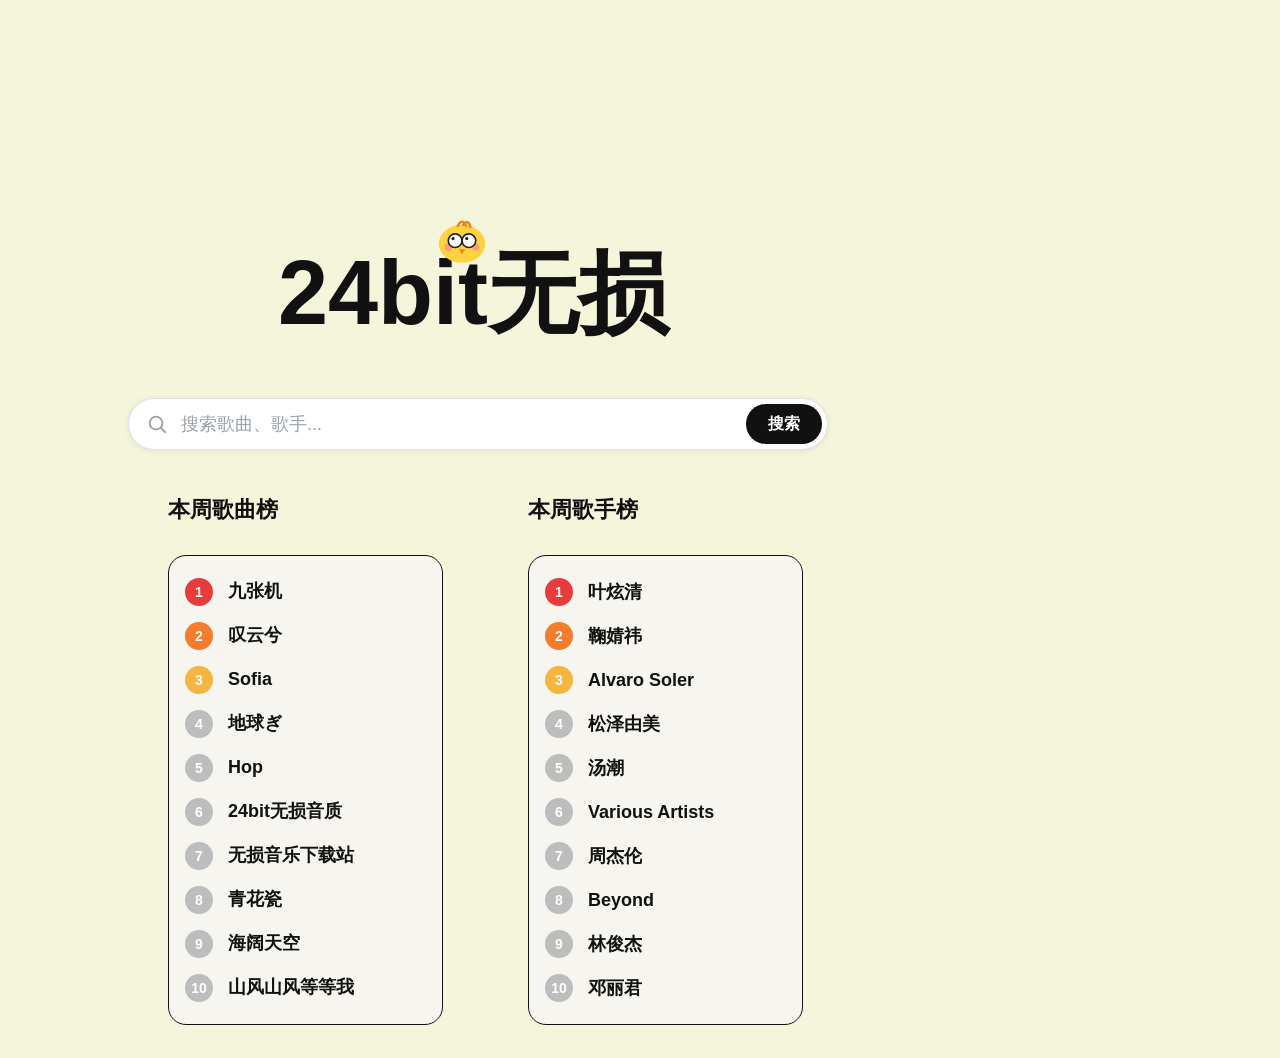
<file: index.html>
<!DOCTYPE html>
<html lang="zh-CN">
<head>
  <meta charset="UTF-8">
  <meta http-equiv="X-UA-Compatible" content="IE=Edge">
  <meta name="viewport" content="width=device-width, initial-scale=1">

  <title>24bit无损音乐网-无损音乐下载</title>
  <link rel="stylesheet" href="style.css">
  <link rel="stylesheet" href="style1.css">
  <link rel="stylesheet" href="SongsterChart.css"></link>
</head>
<body>
  <!-- logo：鸡锚定在 "t" 上方，一起组成相对定位的参考系 -->
  <a href="index.html" class="logo-link">
    <span class="logo">
      24bi<span class="logo-t">t</span>无损
      <!-- 鸡：绝对定位在 logo 内部，钉在 "t" 的正上方 -->
      <span class="chicken-anchor">
        <span class="chicken-wrap">
          <svg class="chicken" viewBox="0 0 120 110" width="64" height="58" aria-hidden="true">
            <!-- 头/身体 -->
            <ellipse cx="60" cy="68" rx="44" ry="36" fill="#FFD23F"/>
            <!-- 头顶毛 -->
            <path d="M52 34 Q60 18 68 34" stroke="#E88A1A" stroke-width="5" stroke-linecap="round" fill="none"/>
            <path d="M62 32 Q72 20 76 36" stroke="#E88A1A" stroke-width="5" stroke-linecap="round" fill="none"/>
            <!-- 腮红 -->
            <circle cx="34" cy="74" r="7" fill="#FF8A8A" opacity="0.75"/>
            <circle cx="86" cy="74" r="7" fill="#FF8A8A" opacity="0.75"/>
            <!-- 眼镜组：一起晃动 -->
            <g class="glasses">
              <!-- 镜框 -->
              <circle cx="47" cy="62" r="13" fill="#fff" stroke="#222" stroke-width="3"/>
              <circle cx="73" cy="62" r="13" fill="#fff" stroke="#222" stroke-width="3"/>
              <!-- 中间鼻梁 -->
              <line x1="60" y1="62" x2="60" y2="62" stroke="#222" stroke-width="3"/>
              <!-- 镜片反光 -->
              <circle cx="43" cy="58" r="3" fill="#222"/>
              <circle cx="69" cy="58" r="3" fill="#222"/>
            </g>
            <!-- 嘴 -->
            <path d="M54 78 L66 78 L60 88 Z" fill="#F08A1A"/>
          </svg>
        </span>
      </span>
    </span>
  </a>

  <!-- 搜索框 -->
  <form class="search-box" id="searchForm">
    <svg class="search-icon" viewBox="0 0 24 24" fill="none" stroke="currentColor"
         stroke-width="2" stroke-linecap="round" stroke-linejoin="round">
      <circle cx="11" cy="11" r="7"></circle>
      <line x1="21" y1="21" x2="16.65" y2="16.65"></line>
    </svg>
    <input id="searchInput" type="text" name="q" placeholder="搜索歌曲、歌手..." autocomplete="off" />
    <button type="submit" class="search-btn">搜索</button>
  </form>

  <!-- 搜索结果：独立容器，渲染在搜索框下方，绝不上挤 logo/鸡 -->
  <div id="searchResult" class="search-result"></div>

  <!-- ===== 本周歌曲榜（手写原样，保持不变） ===== -->
  <section class="chart-box">
    <h2 class="chart-title">本周歌曲榜</h2>
    <div class="chart-card">
      <ol class="chart-list">
        <li><a href="play.html?id=1"><span class="rank r1">1</span><span class="song">九张机</span></a></li>
        <li><a href="play.html?id=2"><span class="rank r2">2</span><span class="song">叹云兮</span></a></li>
        <li><a href="play.html?id=3"><span class="rank r3">3</span><span class="song">Sofia</span></a></li>
        <li><a href="play.html?id=4"><span class="rank r4">4</span><span class="song">地球ぎ</span></a></li>
        <li><a href="play.html?id=5"><span class="rank r4">5</span><span class="song">Hop</span></a></li>
        <li><a href="play.html?id=6"><span class="rank r4">6</span><span class="song">24bit无损音质</span></a></li>
        <li><a href="play.html?id=7"><span class="rank r4">7</span><span class="song">无损音乐下载站</span></a></li>
        <li><a href="play.html?id=8"><span class="rank r4">8</span><span class="song">青花瓷</span></a></li>
        <li><a href="play.html?id=9"><span class="rank r4">9</span><span class="song">海阔天空</span></a></li>
        <li><a href="play.html?id=10"><span class="rank r4">10</span><span class="song">山风山风等等我</span></a></li>
      </ol>
    </div>
  </section>

  <!-- ===== 本周歌手榜（手写原样，歌手名已修正） ===== -->
  <section class="singer-box">
    <h2 class="singer-title">本周歌手榜</h2>
    <div class="singer-card">
      <ol class="singer-list">
        <li><a href="#"><span class="rank r1">1</span><span class="song">叶炫清</span></a></li>
        <li><a href="#"><span class="rank r2">2</span><span class="song">鞠婧祎</span></a></li>
        <li><a href="#"><span class="rank r3">3</span><span class="song">Alvaro Soler</span></a></li>
        <li><a href="#"><span class="rank r4">4</span><span class="song">松泽由美</span></a></li>
        <li><a href="#"><span class="rank r4">5</span><span class="song">汤潮</span></a></li>
        <li><a href="#"><span class="rank r4">6</span><span class="song">Various Artists</span></a></li>
        <li><a href="#"><span class="rank r4">7</span><span class="song">周杰伦</span></a></li>
        <li><a href="#"><span class="rank r4">8</span><span class="song">Beyond</span></a></li>
        <li><a href="#"><span class="rank r4">9</span><span class="song">林俊杰</span></a></li>
        <li><a href="#"><span class="rank r4">10</span><span class="song">邓丽君</span></a></li>
      </ol>
    </div>
  </section>

  <script src="main.js"></script>
</body>
</html>
</file>
<file: style.css>
/*==== logo相关设置 ====*/
.logo-link {
  text-decoration: none;
  color: inherit;
  outline: none;
  -webkit-tap-highlight-color: transparent;
  display: inline-block;
}

.logo-link:hover,
.logo-link:focus,
.logo-link:active {
  text-decoration: none;
  outline: none;
}

.logo {
  position: relative;          /* 作为鸡的绝对定位参考 */
  font-family: "Helvetica Neue", Arial, "PingFang SC", "Microsoft YaHei", sans-serif;
  font-weight: 900;
  font-size: 90px;
  line-height: 1;
  color: #111;
  white-space: nowrap;
  display: inline-flex;
  align-items: baseline;
}

.logo-link {
  margin-left: 270px;  /* 向右 */
  margin-top: 240px;
  display: inline-block;
}

/*==== 搜索框相关CSS ====*/
.search-box {
  position: relative;
  width: 700px; /*420px*/
  margin-left: 120px; /*240*/
  
  margin-top: 60px;          /* ← 离 logo 的距离，调这个数字 */
}

.search-box input {
  width: 100%;
  height: 52px;
  padding: 0 90px 0 52px;     /* 右侧留按钮空间 */
  font-size: 18px;
  color: #333;
  background: #fff;
  border: 1px solid #dfe1e5;
  border-radius: 999px;
  outline: none;
  box-shadow: 0 1px 6px rgba(0,0,0,0.08);
  transition: box-shadow 0.2s, border-color 0.2s;
  box-sizing: border-box;
}

.search-box input::placeholder {
  color: #9aa0a6;
}

.search-box input:hover {
  box-shadow: 0 2px 10px rgba(0,0,0,0.12);
}

.search-box input:focus {
  box-shadow: 0 2px 12px rgba(0,0,0,0.16);
}

.search-icon {
  position: absolute;
  left: 18px;
  top: 50%;
  transform: translateY(-50%);
  width: 22px;
  height: 22px;
  color: #9aa0a6;
  pointer-events: none;
}

.search-box:focus-within .search-icon {
  color: #5f6368;
}

/*==== 搜索按钮（按钮搜索）====*/
.search-btn {
  position: absolute;
  right: 6px;
  top: 50%;
  transform: translateY(-50%);
  height: 40px;
  padding: 0 22px;
  font-size: 16px;
  font-weight: 700;
  color: #fff;
  background: #111;
  border: none;
  border-radius: 999px;
  cursor: pointer;
  outline: none;
}

.search-btn:hover { background: #333; }
.search-btn:active { transform: translateY(-50%) scale(0.97); }

mark {
  background-color: transparent;
  color: inherit;
}
</file>
<file: style1.css>
/*==== 鸡：钉在 logo "t" 上方，搜索时绝不移动 ====*/
/*
  定位思路（核心）：
  1. .logo 是 position:relative（参考系）
  2. .chicken-anchor 用 position:fixed 相对【视口】定位，
     坐标是你原来定好的那个红框位置：left:260px(logo左边距) + "24bi"宽度后到"t"上方
  3. 鸡完全脱离文档流 —— 搜索结果在下方怎么渲染，都不影响它
*/
.chicken-anchor {
  position: fixed;
  /* 水平：logo 左边距 260px + "24bi" 这4个字符的宽度
     "24bi" ≈ 4 * (96px * 0.55) ≈ 212px，再加一点让鸡中心对齐 "t" */
  left: 430px;
  /* 垂直：logo 顶部 240px 再往上挪鸡的高度 */
  top:  190px;
  width: 64px;
  height: 58px;
  z-index: 1000;
  pointer-events: none;   /* 不挡点击 */
}

.chicken-wrap {
  display: inline-block;
  /* 整个鸡轻微摇晃（保留你的动感） */
  animation: chickenShake 0.55s ease-in-out infinite alternate;
}

.chicken { display: block; }

/* 眼镜左右晃/轻微摇头感 */
.glasses {
  transform-origin: 60px 62px;
  animation: glassesShake 0.45s ease-in-out infinite alternate;
}

@keyframes glassesShake {
  0%   { transform: translateX(-4px) rotate(-3deg); }
  100% { transform: translateX(4px) rotate(3deg); }
}

@keyframes chickenShake {
  0%   { transform: translateX(-3px) rotate(-2deg); }
  100% { transform: translateX(3px) rotate(2deg); }
}

/*==== 搜索结果：独立定位在搜索框下方，绝不上挤 logo/鸡 ====*/
.search-result {
  display: none;
  position: absolute;
  left: 260px;
  top: calc(240px + 96px + 60px + 52px + 16px);  /* logo顶 + logo高 + 间距 + 搜索框高 + 留白 */
  width: 420px;
  z-index: 100;
  opacity: 0;
  transition: opacity 0.2s ease;
}

.search-result.active { 
  display: block; 
opacity: 1;
}

/*==== 结果卡片 ====*/
.result-card {
  display: flex;
  align-items: center;
  gap: 12px;
  padding: 10px 12px;
  background: #fff;
  border-radius: 12px;
  box-shadow: 0 4px 16px rgba(0,0,0,.08);
  margin-bottom: 6px;
  transition: background 0.15s;
  animation: cardIn 0.25s ease both;
}

.result-card:hover {
  background: #f6fffa;
}

/* 封面 */
.result-cover {
  width: 48px;
  height: 48px;
  border-radius: 8px;
  object-fit: cover;
  flex-shrink: 0;
  background: #eee;
}

/* 中间信息区 */
.result-main {
  flex: 1;
  min-width: 0;
}

/* 标题行：歌名可截断 */
.result-title {
  font-size: 15px;
  font-weight: 600;
  color: #111;
  display: flex;
  align-items: center;
  white-space: nowrap;
  overflow: hidden;
}

.result-title-text {
  overflow: hidden;
  text-overflow: ellipsis;
  white-space: nowrap;
}

/* 歌手行 */
.result-sub {
  margin-top: 3px;
  font-size: 13px;
  color: #666;
  display: flex;
  align-items: center;
  gap: 8px;
  white-space: nowrap;
  overflow: hidden;
}

/* 描述行 */
.result-desc {
  margin-top: 2px;
  font-size: 12px;
  color: #1a7f4d;
  white-space: nowrap;
  overflow: hidden;
  text-overflow: ellipsis;
}

/* 音质标签（蝰蛇母带 / Hi-Res）—— 不需要就整段删掉 */
.result-badge {
  flex-shrink: 0;
  border-radius: 4px;
  padding: 1px 5px;
  font-size: 11px;
  font-weight: 600;
  color: #1a7f4d;
  background: #e6f9f0;
  border: 1px solid #7dd4b0;
}

/* 右侧操作区 */
.result-actions {
  display: flex;
  align-items: center;
  gap: 10px;
  flex-shrink: 0;
}

/* 操作按钮（按钮化，带 hover 绿色反馈） */
.result-actions .icon-btn {
  width: 28px;
  height: 28px;
  display: flex;
  align-items: center;
  justify-content: center;
  border: none;
  background: none;
  color: #999;
  cursor: pointer;
  border-radius: 50%;
  transition: color 0.15s, background 0.15s;
  padding: 0;
}

.result-actions .icon-btn svg {
  width: 18px;
  height: 18px;
}

.result-actions .icon-btn:hover {
  color: #1a7f4d;
  background: #e6f9f0;
}

/* 空结果 */
.result-empty {
  text-align: center;
  color: #888;
  font-size: 14px;
  padding: 18px;
  background: #fff;
  border-radius: 14px;
  box-shadow: 0 8px 24px rgba(0,0,0,.08);
}

/*==========================================
  播放器样式（整合自 music.css）
==========================================*/
body {
  /* 播放器居中布局：覆盖原搜索页的默认背景 */
  min-height: 100vh;
  background: beige;
  font-family: -apple-system, BlinkMacSystemFont, "PingFang SC",
    "Microsoft YaHei", "Helvetica Neue", Arial, sans-serif;
}

/* 让搜索区与播放器在页面中合理排布 */
.search-box,
.search-result {
  /* 保持原有左侧定位，不受播放器影响 */
}

/* 播放器主体 */
.player {
  width: 375px;
  height: 620px;
  margin: 40px auto;
  border-radius: 18px;
  background: linear-gradient(160deg, #9b9d93, #7e8078);
  padding: 18px 20px 22px;
  box-shadow:
    inset 0 1px 1px rgba(255, 255, 255, 0.25),
    0 12px 28px rgba(0, 0, 0, 0.28);
  color: #fff;
  user-select: none;
  position: relative;
  overflow: hidden;
}

.top-tags {
  display: flex;
  align-items: stretch;
  gap: 8px;
  height: 44px;
}

.tag-master {
  background: linear-gradient(180deg, #38a7f0, #1794e8);
  border-radius: 5px;
  padding: 5px 10px;
  font-weight: 700;
  font-size: 17px;
  line-height: 1.15;
  box-shadow: inset 0 1px 0 rgba(255, 255, 255, 0.35);
  color: #fff; 
}

.tag-master .sub {
  display: block;
  font-size: 16px;
  font-weight: 700;
  margin-top: 2px;
}

.sub{
  margin-left: 5px;
}

.tag-flac {
  background: #111;
  color: #fff;
  border-radius: 5px;
  font-weight: 800;
  font-size: 18px;
  padding: 0 12px;
  display: flex;
  align-items: center;
  justify-content: center;
  box-shadow: inset 0 1px 0 rgba(255, 255, 255, 0.45);
}

.tag-size {
  background: #111;
  border-radius: 5px;
  font-weight: 700;
  font-size: 18px;
  padding: 0 13px;
  display: flex;
  align-items: center;
  justify-content: center;
  letter-spacing: 0.3px;
}

.tag-gfv {
background: #111;
  border-radius: 5px;
  font-weight: 700;
  font-size: 18px;
  padding: 0 13px;
  display: flex;
  align-items: center;
  justify-content: center;
  letter-spacing: 0.3px;  
}

.cover-wrap {
  position: relative;
  display: flex;
  justify-content: center;
  align-items: center;
  margin-top: 22px;
}

/* 外黑圈：不转 */
.cover-frame {
  width: 148px;
  height: 148px;
  border-radius: 50%;
  border: 14px solid #111;
  overflow: hidden;
  background: #000;
  box-shadow:
    0 6px 18px rgba(0, 0, 0, 0.25),
    inset 0 0 8px rgba(0, 0, 0, 0.25);
  position: relative;
  flex: 0 0 auto;
}

/* 里面图片：旋转 */
.cover-img {
  width: 100%;
  height: 100%;
  object-fit: cover;
  display: block;
  border-radius: 50%;
}

/* 播放时旋转，暂停时停住 */
.player.playing .cover-img {
  animation: rotateInner 8s linear infinite;
}

.player:not(.playing) .cover-img {
  animation-play-state: paused;
}

@keyframes rotateInner {
  from { transform: rotate(0deg); }
  to   { transform: rotate(360deg); }
}

.play-btn {
  position: absolute;
  left: 50%;
  top: 50%;
  transform: translate(-50%, -50%);
  width: 48px;
  height: 48px;
  border-radius: 50%;
  background: rgba(0, 0, 0, 0.35);
  display: flex;
  justify-content: center;
  align-items: center;
  cursor: pointer;
  z-index: 5;
}

.play-btn svg {
  width: 44px;
  height: 44px;
  filter: drop-shadow(0 2px 6px rgba(0, 0, 0, 0.25));
}

.song-area {
  margin-top: 24px;
  text-align: center;
  color: rgba(255, 255, 255, 0.96);
  backdrop-filter: blur(10px);
  border-radius: 14px;
  padding: 16px;
}

.producer {
  font-size: 19px;
  font-weight: 600;
  letter-spacing: 1px;
  color: rgba(245, 245, 245, 0.92);
  text-shadow:
    0 0 6px rgba(255, 255, 255, 0.35),
    0 1px 2px rgba(0, 0, 0, 0.18);
}

.song-row {
  display: flex;
  justify-content: space-between;
  align-items: center;
  margin-top: 14px;
  padding: 0 2px;
}

.song-title {
  font-size: 20px;
  font-weight: 600;
  text-shadow: 0 0 5px rgba(255, 255, 255, 0.22);
}

.time {
  font-size: 15px;
  opacity: 0.95;
  font-variant-numeric: tabular-nums;
}

.progress {
  margin-top: 10px;
  height: 3px;
  background: rgba(255, 255, 255, 0.55);
  border-radius: 3px;
  position: relative;
  cursor: pointer;
}

.progress-fill {
  width: 0%;
  height: 100%;
  background: linear-gradient(90deg, #ffffff, #c9d6cf);
  border-radius: 3px;
  position: relative;
  box-shadow: 0 0 6px rgba(255, 255, 255, 0.45);
}

.progress-dot {
  width: 11px;
  height: 11px;
  border-radius: 50%;
  background: #fff;
  position: absolute;
  right: -5px;
  top: 50%;
  transform: translateY(-50%);
  box-shadow: 0 0 6px rgba(255, 255, 255, 0.8);
}

.artist {
  margin-top: 12px;
  font-size: 18px;
  color: rgba(255, 255, 255, 0.95);
  text-shadow: 0 0 6px rgba(255, 255, 255, 0.3);
}

/* ===== 歌词区域 ===== */
.lyrics-wrap {
  position: relative;
  margin-top: -10px;
  height: 250px;
  overflow: hidden;
  background: #8E999D;
}

.lyrics {
  position: absolute;
  top: 50%;
  left: 0;
  right: 0;
  transform: translateY(-50%);
  transition: transform 0.4s ease;
}

.lyrics-mask {
  position: absolute;
  left: 0;
  right: 0;
  height: 50px;
  z-index: 2;
  pointer-events: none;
}

.lyrics-mask-top {
  top: 0;
  background: linear-gradient(to bottom, rgba(126,128,120,1), transparent);
}

.lyrics-mask-bottom {
  bottom: 0;
  background: linear-gradient(to top, rgba(126,128,120,1), transparent);
}

.lyric-line {
  text-align: center;
  font-size: 20px;
  line-height: 32px;
  color: #0E1412;
  transition: all 0.3s ease;
  cursor: default;
}

.lyric-line.active {
  font-size: 20px;
  font-weight: 600;
  color: #66C7F8;
  text-shadow: 0 0 8px rgba(255, 255, 255, 0.4);
}

/*分割线*/

.chart-box {
 max-width: 170px;
 margin-left: 240px;
 margin-top: 60px;
 padding: 25px;
}

.chart-title {
  font-size: 22px;
  font-weight: 800;
  margin: 0 0 8px;
  color: #111;
  margin-left: -105px;
  margin-top: -40px;
}

.chart-card {
  background: #f7f5ef;
  border: 1.5px solid #111;
  border-radius: 18px;
  padding: 14px 16px;
  margin-left: -105px;
  margin-top: 30px;
  
}

.chart-list {
  list-style: none;
  margin: 0;
  padding: 0;
}

.chart-list li {
  display: flex;
  align-items: center;
  gap: 12px;
  padding: 8px 0;
  font-size: 18px;
  font-weight: 700;
  color: #111;
  
}

.rank {
  width: 28px;
  height: 28px;
  border-radius: 50%;
  display: inline-flex;
  align-items: center;
  justify-content: center;
  color: #fff;
  font-size: 14px;
  font-weight: 800;
  flex-shrink: 0;
}



.r1 { background: #e83b3b; }
.r2 { background: #f57c2d; }
.r3 { background: #f5b53f; }
.r4 { background: #bdbdbd; color: #fff; }

.song {
  white-space: nowrap;
  overflow: hidden;
  text-overflow: ellipsis;
}

.chart-list a {
  text-decoration: none;
  color: inherit;
}

.chart-list .rank {
  margin-right: 15px;   /* 圆点和文字间距 */
}

.chart-list .song {
  margin-left: 0;
}

/*==== 返回按钮 ====*/
.back-btn {
  position: fixed;
  top: 20px;
  left: 24px;
  display: inline-flex;
  align-items: center;
  gap: 6px;
  padding: 8px 16px 8px 12px;
  background: rgba(255,255,255,0.15);
  backdrop-filter: blur(12px);
  -webkit-backdrop-filter: blur(12px);
  border: 1px solid rgba(255,255,255,0.25);
  border-radius: 999px;
  color: #111;
  font-size: 14px;
  font-weight: 600;
  text-decoration: none;
  cursor: pointer;
  z-index: 999;
  transition: all 0.25s ease;
  box-shadow: 0 2px 8px rgba(0,0,0,0.08);
}

.back-btn:hover {
  background: rgba(255,255,255,0.35);
  transform: translateX(-3px);
  box-shadow: 0 4px 16px rgba(0,0,0,0.14);
}

.back-btn:active {
  transform: translateX(-3px) scale(0.96);
}

.back-icon {
  width: 18px;
  height: 18px;
}

/*==== 上下首切换按钮 ====*/
.nav-btn {
  position: absolute;
  width: 40px;
  height: 40px;
  border-radius: 50%;
  background: rgba(0,0,0,0.001);
  display: flex;
  justify-content: center;
  align-items: center;
  cursor: pointer;
  z-index: 3;
  transition: all 0.2s ease;
}

.nav-btn:hover {
  transform: translateY(-50%) scale(1.15);
}

.nav-btn:active {
  transform: translateY(-50%) scale(0.92);
}

.nav-btn svg {
  width: 28px;
  height: 28px;
  filter: drop-shadow(0 2px 4px rgba(0,0,0,0.3));
}

#prevBtn {
  left: 60px;
  top: 50%;
  transform: translateY(-50%);
}

#prevBtn:hover {
  transform: translateY(-50%) scale(1.15);
}

#nextBtn {
  right: 60px;
  top: 50%;
  transform: translateY(-50%);
}

#nextBtn:hover {
  transform: translateY(-50%) scale(1.15);
}

/*==== 快捷键提示 ====*/
.shortcut-hint {
  position: absolute;
  bottom: 14px;
  right: 18px;
  padding: 6px 14px;
  background: rgba(0,0,0,0.45);
  backdrop-filter: blur(8px);
  -webkit-backdrop-filter: blur(8px);
  border-radius: 999px;
  font-size: 12px;
  color: rgba(255,255,255,0.7);
  pointer-events: none;
  opacity: 0;
  transform: translateY(4px);
  transition: all 0.3s ease;
  z-index: 10;
}

.shortcut-hint.show {
  opacity: 1;
  transform: translateY(0);
}

.shortcut-hint.flash {
  background: rgba(102, 199, 248, 0.55);
  color: #fff;
}

@keyframes cardIn {
  from {
    opacity: 0;
    transform: translateY(-6px);
  }
  to {
    opacity: 1;
    transform: translateY(0);
  }
}

/*下载按钮*/
.download-btn {
  display: inline-flex;
  align-items: center;
  gap: 4px;
  padding: 4px 12px;
  border: 1.5px solid rgba(255,255,255,0.4);
  border-radius: 999px;
  color: rgba(255,255,255,0.8);
  font-size: 12px;
  text-decoration: none;
  cursor: pointer;
  transition: all 0.2s ease;
  margin-bottom: 10px;
}

.download-btn:hover {
  border-color: #66C7F8;
  color: #66C7F8;
  background: rgba(102, 199, 248, 0.1);
}

.download-btn:active {
  transform: scale(0.95);
}

/*==== 搜索结果标签颜色变体（歌名旁边的 原唱/HQ/Hi-Res） ====*/
.result-badge {
  flex-shrink: 0;
  border-radius: 4px;
  padding: 1px 5px;
  font-size: 11px;
  font-weight: 600;
  margin-left: 6px;
}

/* 原唱：绿底 */
.result-badge.badge-origin {
  color: #1a7f4d;
  background: #e6f9f0;
  border: 1px solid #7dd4b0;
}

/* HQ：红框白底 */
.result-badge.badge-hq {
  color: #BBA612;
  background: #fff;
  border: 1px solid #BBA612;
}

/* Hi-Res / 24bit：蓝紫底 */
.result-badge.badge-other {
  color: #5b3cc4;
  background: #e8e0ff;
  border: 1px solid #b39ddb;
}

/*==== 歌手榜（与歌曲榜同款样式，手写榜单） ====*/
.singer-box {
  max-width: 170px;
  margin-left: 420px;
  margin-top: -382px;
  padding: 25px;
}

.singer-title {
  font-size: 22px;
  font-weight: 800;
  margin: 0 0 8px;
  color: #111;
  margin-left: -105px;
  margin-top: -40px;
}

.singer-card {
  background: #f7f5ef;
  border: 1.5px solid #111;
  border-radius: 18px;
  padding: 14px 16px;
  margin-left: -105px;
  margin-top: 30px;
}

.singer-list {
  list-style: none;
  margin: 0;
  padding: 0;
}

.singer-list li {
  display: flex;
  align-items: center;
  gap: 12px;
  padding: 8px 0;
  font-size: 18px;
  font-weight: 700;
  color: #111;
}

.singer-list a {
  text-decoration: none;
  color: inherit;
  display: flex;
  align-items: center;
}

.singer-list .rank {
  margin-right: 15px;
}
</file>
<file: SongsterChart.css>
.singer-box {
 max-width: 170px;
 margin-left: 600px;
 margin-top: -520px;
 padding: 25px;
}

.singer-title {
  font-size: 22px;
  font-weight: 800;
  margin: 0 0 8px;
  color: #111;
  margin-left: -105px;
  margin-top: -60px;
}

.singer-card {
  background: #f7f5ef;
  border: 1.5px solid #111;
  border-radius: 18px;
  padding: 14px 16px;
  margin-left: -105px;
  margin-top: 30px;
  
}

.singer-list {
  list-style: none;
  margin: 0;
  padding: 0;
}

.singer-list li {
  display: flex;
  align-items: center;
  gap: 12px;
  padding: 8px 0;
  font-size: 18px;
  font-weight: 700;
  color: #111;
  
}

.song {
  white-space: nowrap;
  overflow: hidden;
  text-overflow: ellipsis;
}

.singer-list a {
  text-decoration: none;
  color: inherit;
}

.singer-list .rank {
  margin-right: 15px;   /* 圆点和文字间距 */
}

.singer-list .song {
  margin-left: 0;
}

.rank {
  width: 28px;
  height: 28px;
  border-radius: 50%;
  display: inline-flex;
  align-items: center;
  justify-content: center;
  color: #fff;
  font-size: 14px;
  font-weight: 800;
  flex-shrink: 0;
}
</file>
